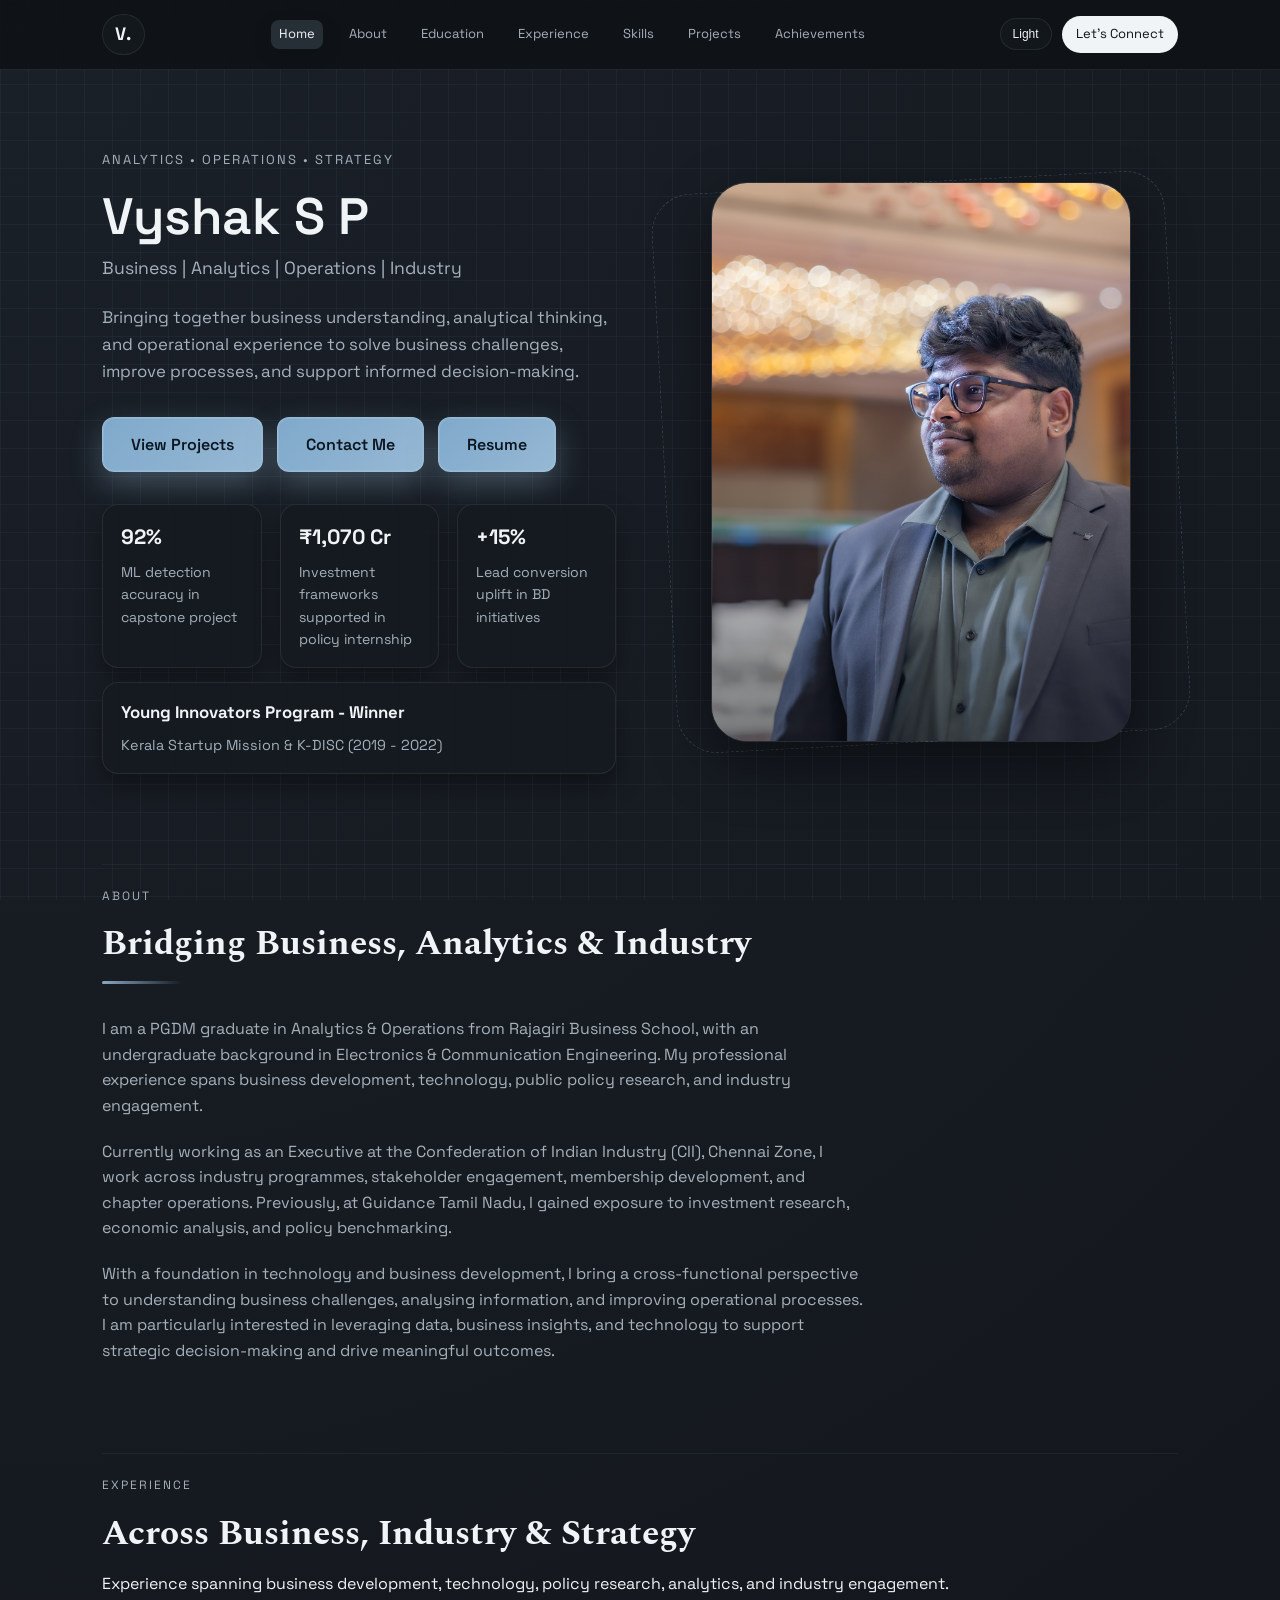
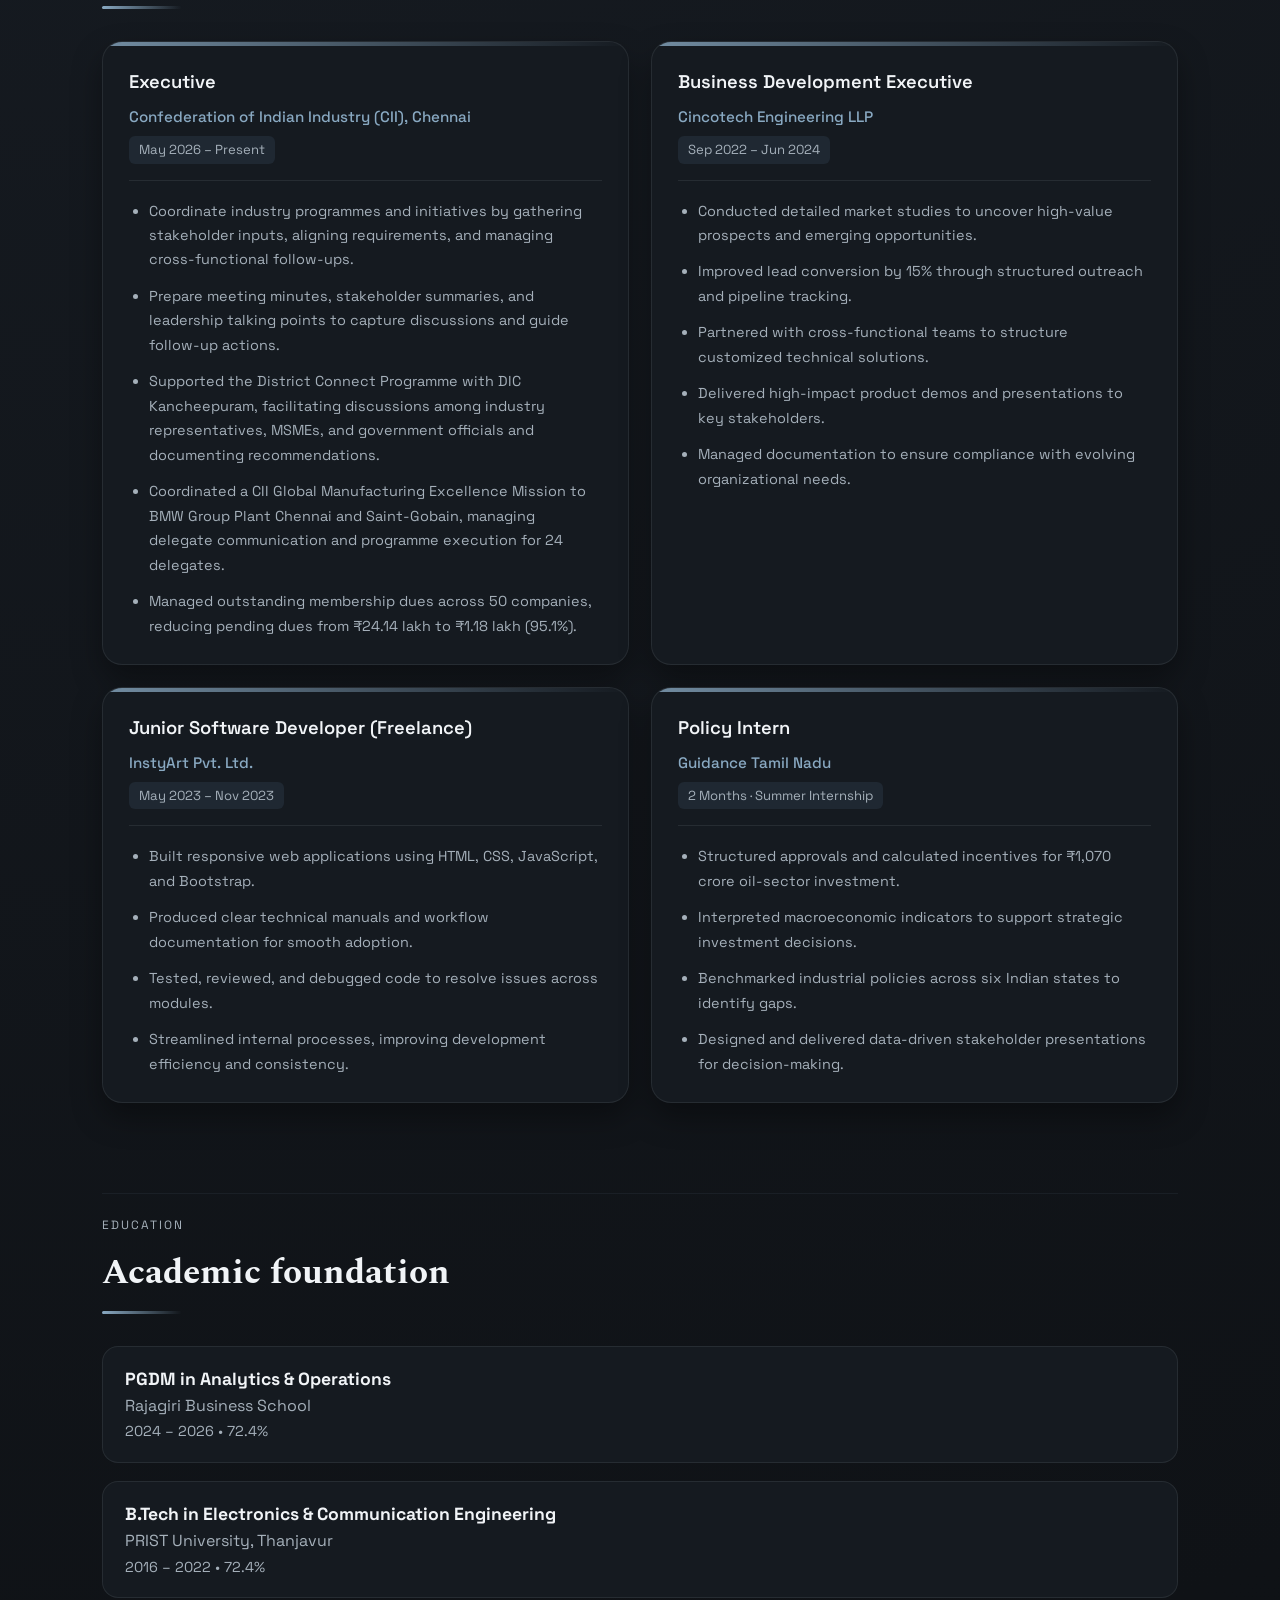
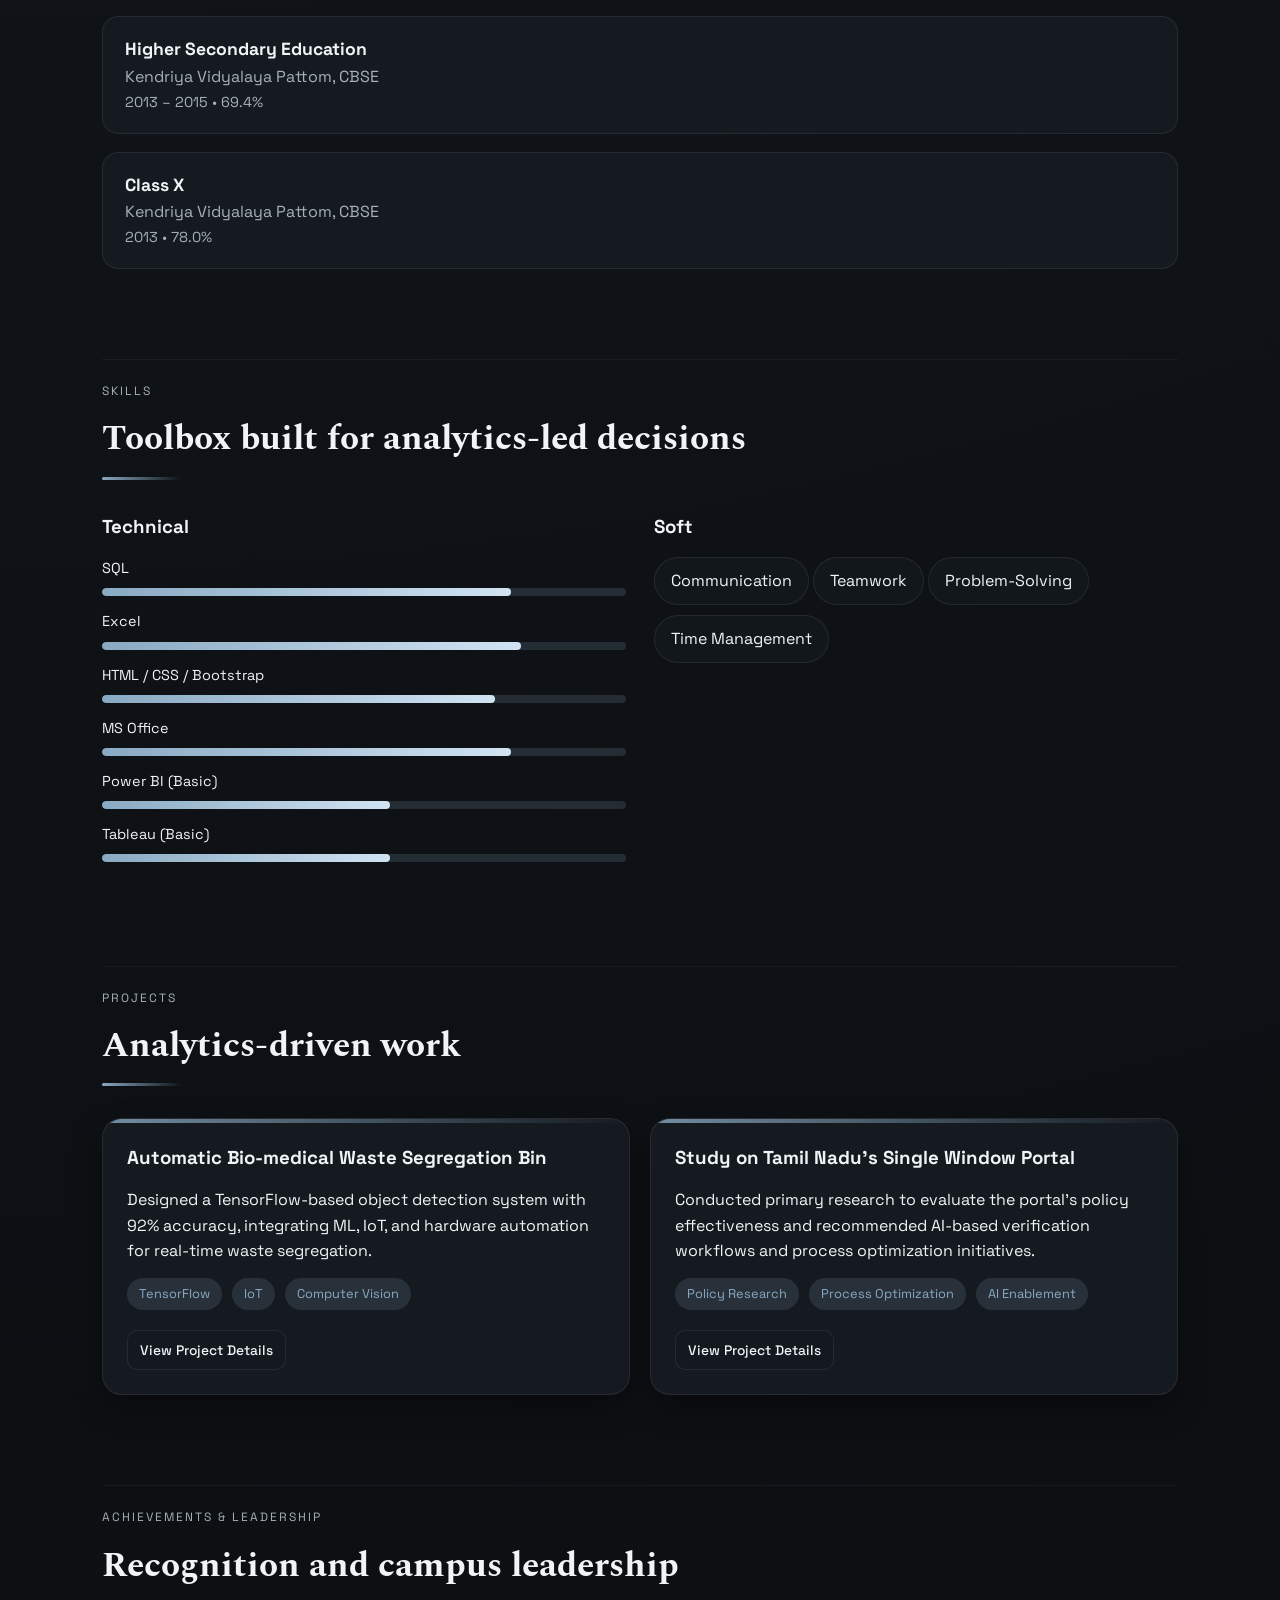
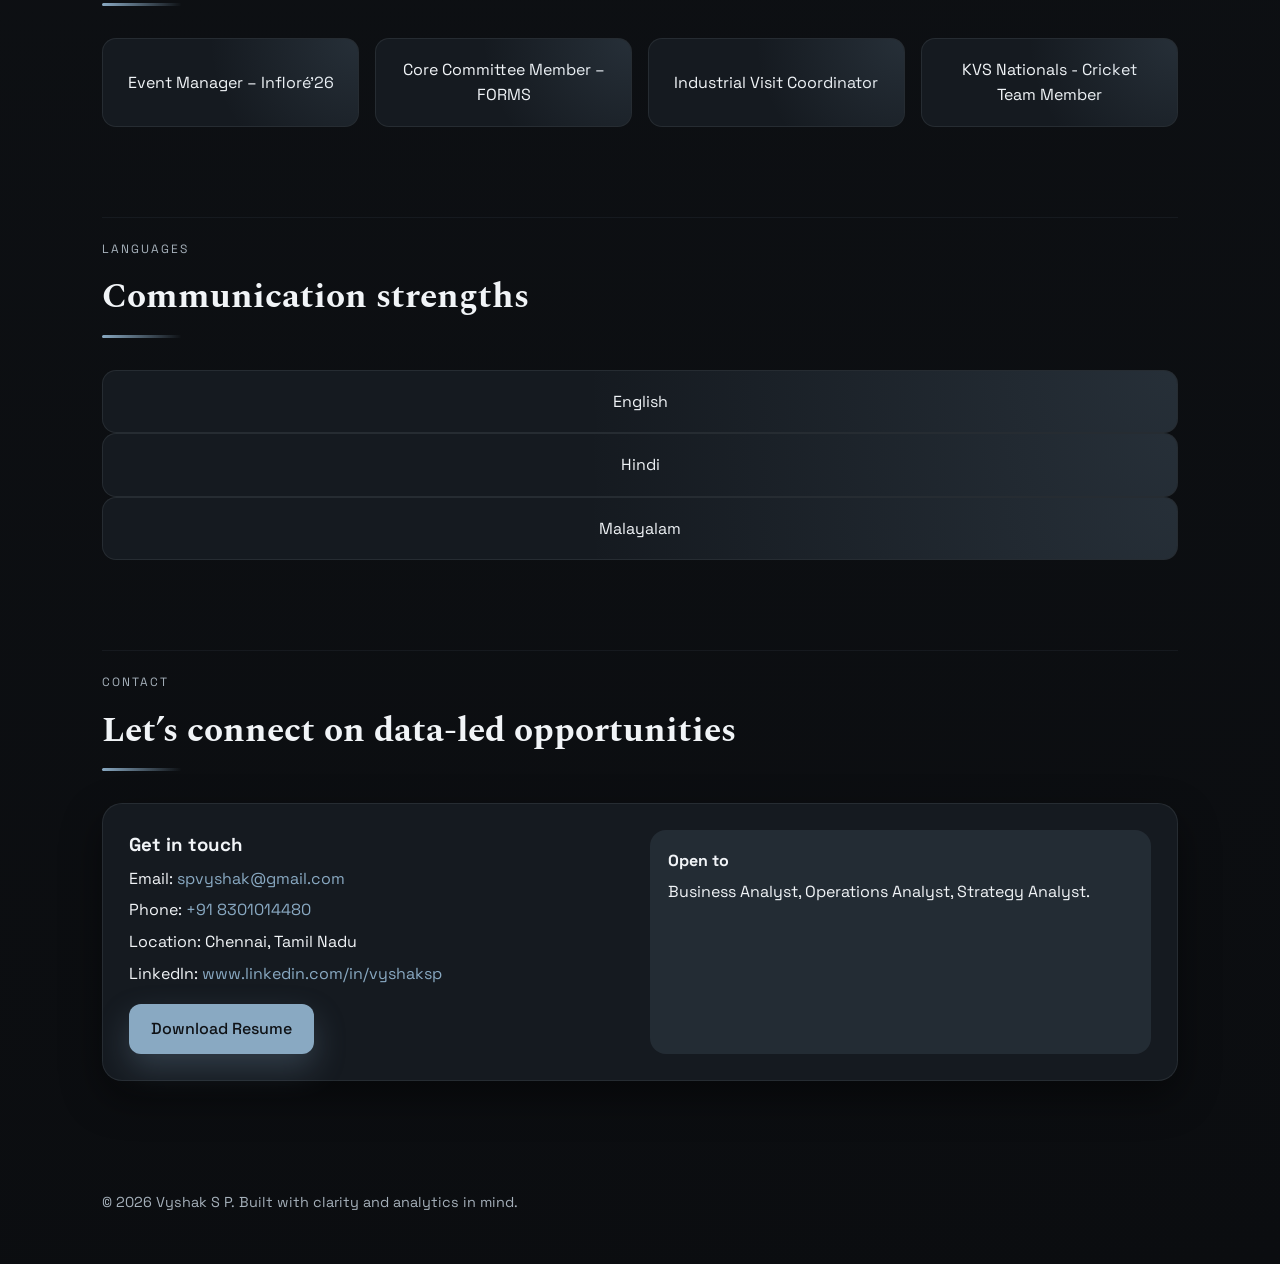
<file: index.html>
<!DOCTYPE html>
<html lang="en">
  <head>
    <meta charset="UTF-8" />
    <meta name="viewport" content="width=device-width, initial-scale=1" />
    <title>Vyshak S P | Analytics & Operations</title>

    <link rel="preconnect" href="https://fonts.googleapis.com" />
    <link rel="preconnect" href="https://fonts.gstatic.com" crossorigin />
    <link
      href="https://fonts.googleapis.com/css2?family=Space+Grotesk:wght@300;400;500;600;700&family=Spectral:wght@400;500;600&display=swap"
      rel="stylesheet"
    />

    <link rel="icon" type="image/svg+xml" href="favicon.svg?v=3" />
    <link rel="icon" type="image/png" href="favicon.png?v=3" />
    <link rel="stylesheet" href="index.css" />
  </head>

  <body>
    <header class="site-header">
      <nav class="navbar">
        <a class="logo" href="#home" aria-label="Back to top">V.</a>

        <button
          id="menu-toggle"
          class="menu-toggle"
          type="button"
          aria-label="Open menu"
          aria-expanded="false"
        >
          <span class="bar"></span>
          <span class="bar"></span>
          <span class="bar"></span>
        </button>

        <div class="nav-links">
          <a href="#home">Home</a>
          <a href="#about">About</a>
          <a href="#education">Education</a>
          <a href="#experience">Experience</a>
          <a href="#skills">Skills</a>
          <a href="#projects">Projects</a>
          <a href="#achievements">Achievements</a>
        </div>

        <div class="nav-actions">
          <button
            id="theme-toggle"
            class="theme-toggle"
            type="button"
            aria-label="Toggle theme"
          >
            Light
          </button>
          <a class="nav-cta" href="#contact">Let’s Connect</a>
        </div>
      </nav>
    </header>

    <main>
      <!-- HERO SECTION -->
      <section id="home" class="hero animate-section">
        <div class="hero-content">
          <p class="eyebrow">Analytics • Operations • Strategy</p>

          <h1>
            Vyshak S P
            <span>Business | Analytics | Operations | Industry</span>
          </h1>

          <p class="tagline">
            Bringing together business understanding, analytical thinking, 
            and operational experience to solve business challenges, improve processes, and support informed decision-making.
          </p>

          <div class="cta-row">
            <a class="primary-btn cta-btn" href="#projects">View Projects</a>
            <a class="ghost-btn cta-btn" href="#contact">Contact Me</a>
            <a class="ghost-btn resume-btn cta-btn" href="resume.pdf" download>
              Resume
            </a>
          </div>

          <div class="hero-metrics">
            <div>
              <h3>92%</h3>
              <p>ML detection accuracy in capstone project</p>
            </div>

            <div>
              <h3>₹1,070 Cr</h3>
              <p>Investment frameworks supported in policy internship</p>
            </div>

            <div>
              <h3>+15%</h3>
              <p>Lead conversion uplift in BD initiatives</p>
            </div>
          </div>

          <div class="hero-metrics hero-recognition">
            <div>
              <h3>Young Innovators Program - Winner</h3>
              <p>Kerala Startup Mission & K-DISC (2019 - 2022)</p>
            </div>
          </div>
        </div>

        <div class="hero-visual">
          <div class="hero-photo">
            <img src="IMGL6422.jpg" alt="Vyshak S P" />
          </div>
          <div class="hero-grid"></div>
        </div>
      </section>

      <!-- ABOUT SECTION -->
      <section id="about" class="section about animate-section">
        <div class="section-title">
          <p>About</p>
          <h2>Bridging Business, Analytics & Industry</h2>
        </div>

        <div class="about-content">
          <p>
            I am a PGDM graduate in Analytics & Operations from Rajagiri Business School, 
            with an undergraduate background in Electronics & Communication Engineering. 
            My professional experience spans business development, technology, public policy research, and industry engagement.
          </p>

          <p>
            Currently working as an Executive at the Confederation of Indian Industry (CII), Chennai Zone, 
            I work across industry programmes, stakeholder engagement, membership development, and chapter operations. 
            Previously, at Guidance Tamil Nadu, I gained exposure to investment research, economic analysis, and policy benchmarking.
          </p>

          <p>
            With a foundation in technology and business development, I bring a cross-functional perspective to understanding business challenges, 
            analysing information, and improving operational processes. I am particularly interested in leveraging data, business insights, 
            and technology to support strategic decision-making and drive meaningful outcomes.
          </p>
        </div>
      </section>

      <!-- EXPERIENCE SECTION -->
      <section id="experience" class="section animate-section">
        <div class="section-title">
          <p>EXPERIENCE</p>
          <h2>Across Business, Industry &amp; Strategy</h2>
          <span>
            Experience spanning business development, technology, policy research,
            analytics, and industry engagement.
          </span>
        </div>

        <div class="cards experience-grid">
          <!-- CII -->
          <article class="card experience-card">
            <div class="experience-header">
              <h3>Executive</h3>

              <div class="experience-meta">
                <p class="experience-company">
                  Confederation of Indian Industry (CII), Chennai
                </p>
                <span class="experience-period">May 2026 – Present</span>
              </div>
            </div>

            <ul>
              <li>
                Coordinate industry programmes and initiatives by gathering
                stakeholder inputs, aligning requirements, and managing
                cross-functional follow-ups.
              </li>
              <li>
                Prepare meeting minutes, stakeholder summaries, and leadership
                talking points to capture discussions and guide follow-up
                actions.
              </li>
              <li>
                Supported the District Connect Programme with DIC Kancheepuram,
                facilitating discussions among industry representatives,
                MSMEs, and government officials and documenting recommendations.
              </li>
              <li>
                Coordinated a CII Global Manufacturing Excellence Mission to
                BMW Group Plant Chennai and Saint-Gobain, managing delegate
                communication and programme execution for 24 delegates.
              </li>
              <li>
                Managed outstanding membership dues across 50 companies,
                reducing pending dues from ₹24.14 lakh to ₹1.18 lakh (95.1%).
              </li>
            </ul>
          </article>

          <!-- CINCOTECH -->
          <article class="card experience-card">
            <div class="experience-header">
              <h3>Business Development Executive</h3>

              <div class="experience-meta">
                <p class="experience-company">Cincotech Engineering LLP</p>
                <span class="experience-period">Sep 2022 – Jun 2024</span>
              </div>
            </div>

            <ul>
              <li>
                Conducted detailed market studies to uncover high-value
                prospects and emerging opportunities.
              </li>
              <li>
                Improved lead conversion by 15% through structured outreach
                and pipeline tracking.
              </li>
              <li>
                Partnered with cross-functional teams to structure customized
                technical solutions.
              </li>
              <li>
                Delivered high-impact product demos and presentations to key
                stakeholders.
              </li>
              <li>
                Managed documentation to ensure compliance with evolving
                organizational needs.
              </li>
            </ul>
          </article>

          <!-- INSTYART -->
          <article class="card experience-card">
            <div class="experience-header">
              <h3>Junior Software Developer (Freelance)</h3>

              <div class="experience-meta">
                <p class="experience-company">InstyArt Pvt. Ltd.</p>
                <span class="experience-period">May 2023 – Nov 2023</span>
              </div>
            </div>

            <ul>
              <li>
                Built responsive web applications using HTML, CSS,
                JavaScript, and Bootstrap.
              </li>
              <li>
                Produced clear technical manuals and workflow documentation
                for smooth adoption.
              </li>
              <li>
                Tested, reviewed, and debugged code to resolve issues across
                modules.
              </li>
              <li>
                Streamlined internal processes, improving development
                efficiency and consistency.
              </li>
            </ul>
          </article>

          <!-- GUIDANCE TAMIL NADU -->
          <article class="card experience-card">
            <div class="experience-header">
              <h3>Policy Intern</h3>

              <div class="experience-meta">
                <p class="experience-company">Guidance Tamil Nadu</p>
                <span class="experience-period">
                  2 Months · Summer Internship
                </span>
              </div>
            </div>

            <ul>
              <li>
                Structured approvals and calculated incentives for ₹1,070
                crore oil-sector investment.
              </li>
              <li>
                Interpreted macroeconomic indicators to support strategic
                investment decisions.
              </li>
              <li>
                Benchmarked industrial policies across six Indian states to
                identify gaps.
              </li>
              <li>
                Designed and delivered data-driven stakeholder presentations
                for decision-making.
              </li>
            </ul>
          </article>
        </div>
      </section>


      
      <!-- EDUCATION SECTION -->
      <section id="education" class="section animate-section">
        <div class="section-title">
          <p>Education</p>
          <h2>Academic foundation</h2>
        </div>

        <div class="timeline">
          <div class="timeline-item">
            <h3>PGDM in Analytics & Operations</h3>
            <p>Rajagiri Business School</p>
            <span>2024 – 2026 • 72.4%</span>
          </div>

          <div class="timeline-item">
            <h3>B.Tech in Electronics & Communication Engineering</h3>
            <p>PRIST University, Thanjavur</p>
            <span>2016 – 2022 • 72.4%</span>
          </div>

          <div class="timeline-item">
            <h3>Higher Secondary Education</h3>
            <p>Kendriya Vidyalaya Pattom, CBSE</p>
            <span>2013 – 2015 • 69.4%</span>
          </div>

          <div class="timeline-item">
            <h3>Class X</h3>
            <p>Kendriya Vidyalaya Pattom, CBSE</p>
            <span>2013 • 78.0%</span>
          </div>
        </div>
      </section>

            <!-- SKILLS SECTION -->
      <section id="skills" class="section skills animate-section">
        <div class="section-title">
          <p>Skills</p>
          <h2>Toolbox built for analytics-led decisions</h2>
        </div>

        <div class="skills-grid">
          <div class="skill-group">
            <h3>Technical</h3>

            <div class="skill">
              <span>SQL</span>
              <div class="bar"><span style="width: 78%"></span></div>
            </div>

            <div class="skill">
              <span>Excel</span>
              <div class="bar"><span style="width: 80%"></span></div>
            </div>

            <div class="skill">
              <span>HTML / CSS / Bootstrap</span>
              <div class="bar"><span style="width: 75%"></span></div>
            </div>

            <div class="skill">
              <span>MS Office</span>
              <div class="bar"><span style="width: 78%"></span></div>
            </div>

            <div class="skill">
              <span>Power BI (Basic)</span>
              <div class="bar"><span style="width: 55%"></span></div>
            </div>

            <div class="skill">
              <span>Tableau (Basic)</span>
              <div class="bar"><span style="width: 55%"></span></div>
            </div>
          </div>

          <div class="skill-group">
            <h3>Soft</h3>
            <div class="skill-chip">Communication</div>
            <div class="skill-chip">Teamwork</div>
            <div class="skill-chip">Problem-Solving</div>
            <div class="skill-chip">Time Management</div>
          </div>
        </div>
      </section>

      <!-- PROJECTS SECTION -->
      <section id="projects" class="section animate-section">
        <div class="section-title">
          <p>Projects</p>
          <h2>Analytics-driven work</h2>
        </div>

        <div class="cards">
          <article class="card highlight">
            <h3>Automatic Bio-medical Waste Segregation Bin</h3>

            <p>
              Designed a TensorFlow-based object detection system with 92%
              accuracy, integrating ML, IoT, and hardware automation for
              real-time waste segregation.
            </p>

            <div class="tags">
              <span>TensorFlow</span>
              <span>IoT</span>
              <span>Computer Vision</span>
            </div>

            <a class="project-link" href="project-biomedical-waste.html">
              View Project Details
            </a>
          </article>

          <article class="card">
            <h3>Study on Tamil Nadu’s Single Window Portal</h3>

            <p>
              Conducted primary research to evaluate the portal’s policy
              effectiveness and recommended AI-based verification workflows
              and process optimization initiatives.
            </p>

            <div class="tags">
              <span>Policy Research</span>
              <span>Process Optimization</span>
              <span>AI Enablement</span>
            </div>

            <a class="project-link" href="project-single-window-portal.html">
              View Project Details
            </a>
          </article>
        </div>
      </section>

      <!-- ACHIEVEMENTS SECTION -->
      <section id="achievements" class="section achievements animate-section">
        <div class="section-title">
          <p>Achievements & Leadership</p>
          <h2>Recognition and campus leadership</h2>
        </div>

        <div class="achievement-grid">
          <div class="achievement">Event Manager – Infloré’26</div>
          <div class="achievement">Core Committee Member – FORMS</div>
          <div class="achievement">Industrial Visit Coordinator</div>
          <div class="achievement">KVS Nationals - Cricket Team Member</div>
        </div>
      </section>

      <!-- LANGUAGES SECTION -->
      <section id="languages" class="section animate-section">
        <div class="section-title">
          <p>Languages</p>
          <h2>Communication strengths</h2>
        </div>

        <div class="achievement-grid">
          <div class="achievement">English</div>
          <div class="achievement">Hindi</div>
          <div class="achievement">Malayalam</div>
        </div>
      </section>

      <!-- CONTACT SECTION -->
      <section id="contact" class="section contact animate-section">
        <div class="section-title">
          <p>Contact</p>
          <h2>Let’s connect on data-led opportunities</h2>
        </div>

        <div class="contact-card">
          <div>
            <h3>Get in touch</h3>

            <p>
              Email:
              <a href="mailto:spvyshak@gmail.com">spvyshak@gmail.com</a>
            </p>

            <p>
              Phone:
              <a href="tel:+918301014480">+91 8301014480</a>
            </p>

            <p>Location: Chennai, Tamil Nadu</p>

            <p>
              LinkedIn:
              <a
                href="https://www.linkedin.com/in/vyshaksp"
                aria-label="LinkedIn profile"
              >
                www.linkedin.com/in/vyshaksp
              </a>
            </p>

            <p>
              <a class="primary-btn download-btn" href="resume.pdf" download>
                Download Resume
              </a>
            </p>
          </div>

          <div class="contact-note">
            <h4>Open to</h4>
            <p>
              Business Analyst, Operations Analyst, Strategy Analyst.
            </p>
          </div>
        </div>
      </section>
    </main>

    <footer class="site-footer">
      <p>© 2026 Vyshak S P. Built with clarity and analytics in mind.</p>
    </footer>

    <script src="index.js"></script>
  </body>
</html>
</file>
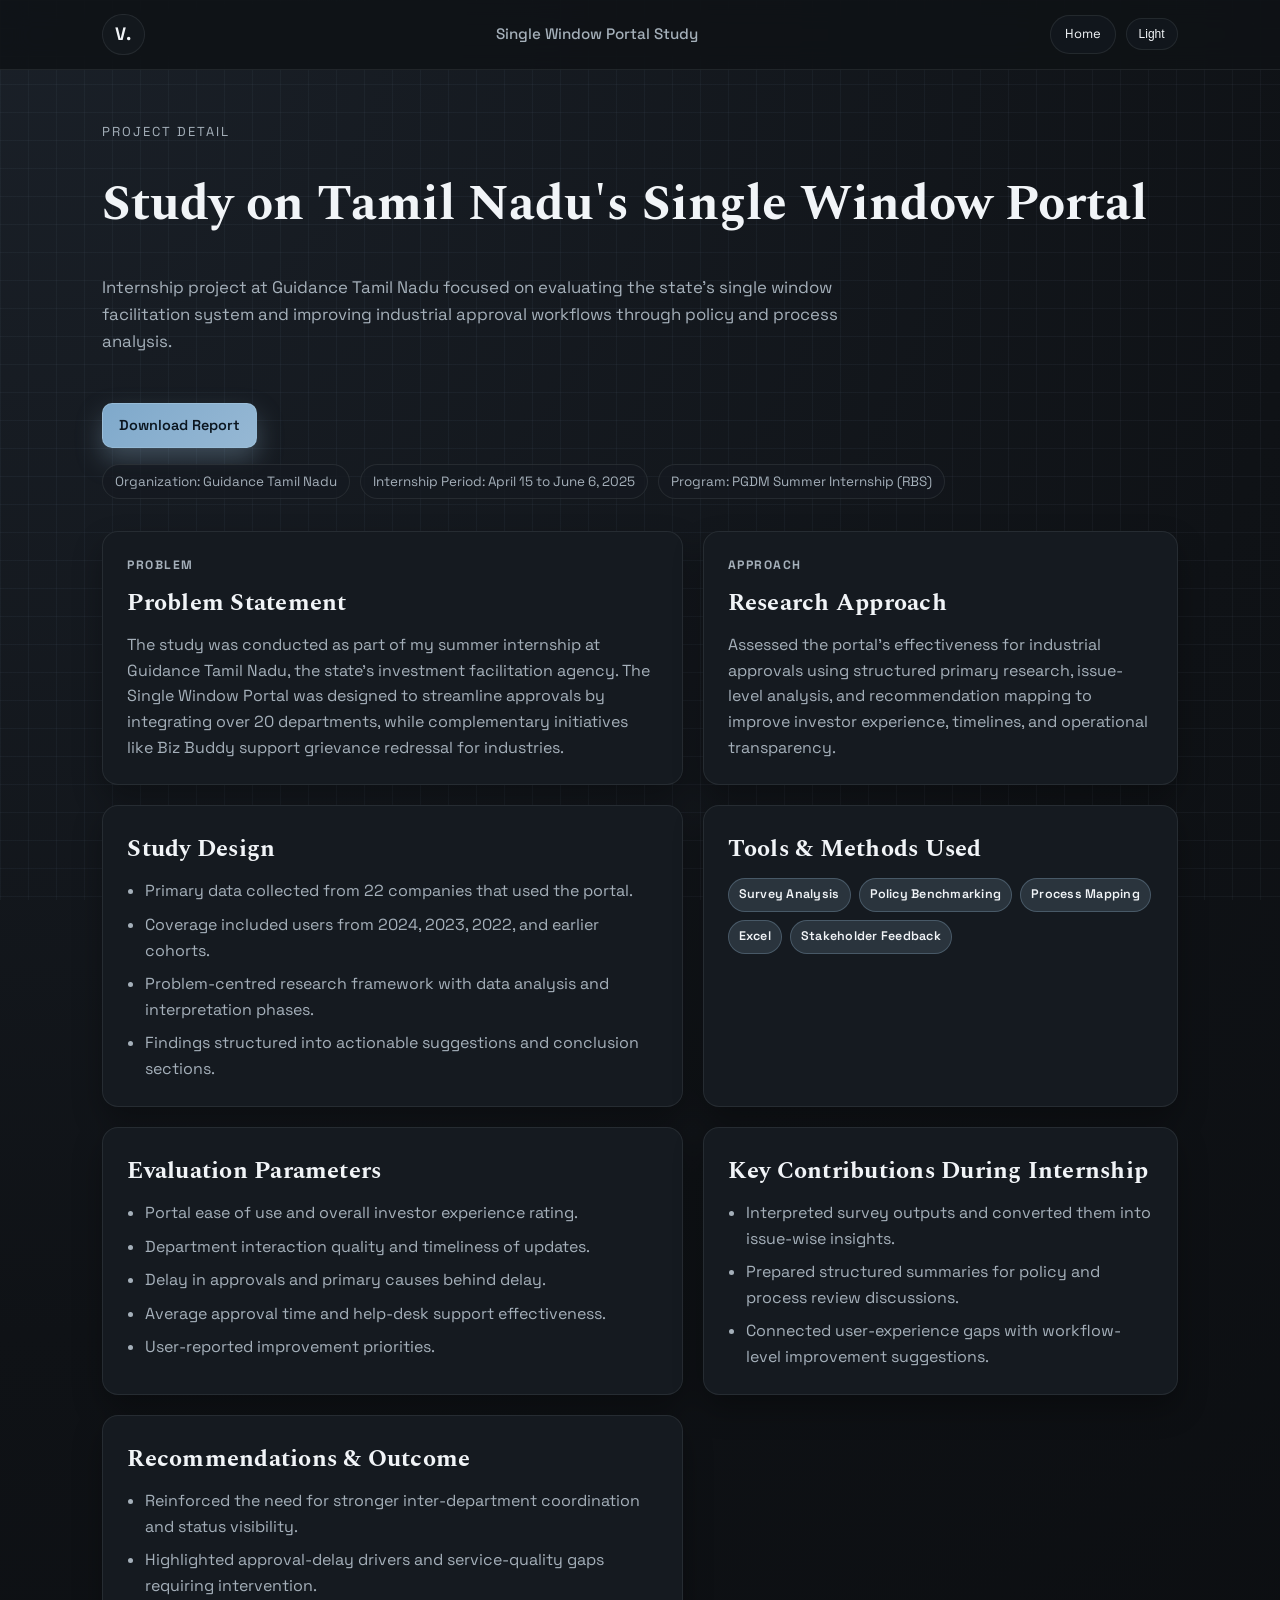
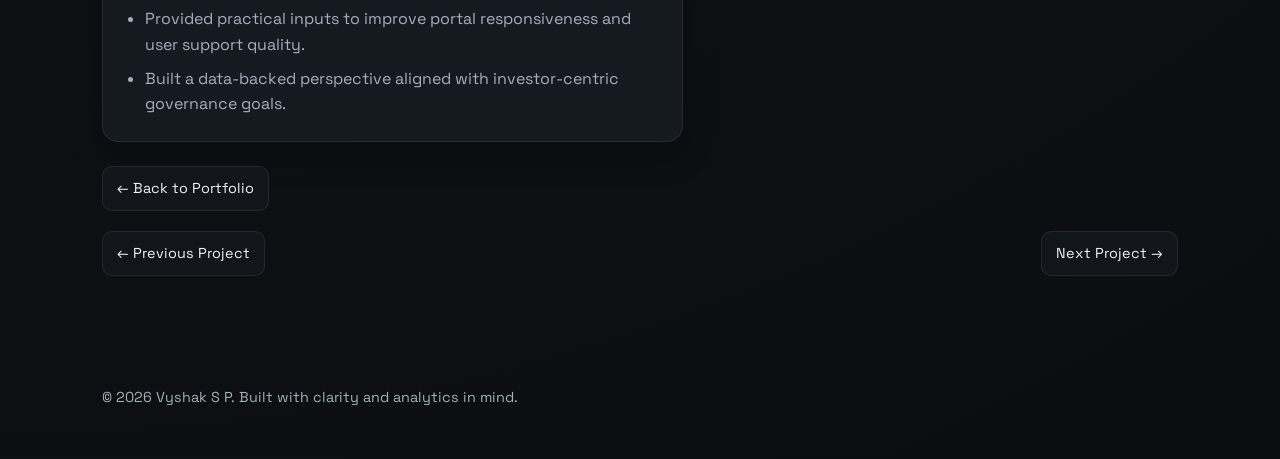
<file: project-single-window-portal.html>
<!DOCTYPE html>
<html lang="en">
  <head>
    <meta charset="UTF-8" />
    <meta name="viewport" content="width=device-width, initial-scale=1" />
    <title>Study on Tamil Nadu Single Window Portal | Vyshak S P</title>
    <link rel="preconnect" href="https://fonts.googleapis.com" />
    <link rel="preconnect" href="https://fonts.gstatic.com" crossorigin />
    <link
      href="https://fonts.googleapis.com/css2?family=Space+Grotesk:wght@300;400;500;600;700&family=Spectral:wght@400;500;600&display=swap"
      rel="stylesheet"
    />
    <link rel="icon" type="image/svg+xml" href="favicon.svg?v=3" />
    <link rel="icon" type="image/png" href="favicon.png?v=3" />
    <link rel="stylesheet" href="project-single-window-portal.css" />
  </head>
  <body>
    <header class="site-header">
      <nav class="navbar">
        <a class="logo" href="index.html#projects" aria-label="Back to projects">V.</a>
        <span class="project-nav-title">Single Window Portal Study</span>
        <div class="project-nav-actions">
          <a class="project-home-btn" href="index.html#home">Home</a>
          <button id="theme-toggle" class="theme-toggle" type="button" aria-label="Toggle theme">Light</button>
        </div>
      </nav>
    </header>

    <main>
      <section class="project-header">
        <p class="eyebrow">Project Detail</p>
        <h1>Study on Tamil Nadu's Single Window Portal</h1>
        <p class="tagline">
          Internship project at Guidance Tamil Nadu focused on evaluating the state's single window
          facilitation system and improving industrial approval workflows through policy and process analysis.
        </p>
        <div class="project-header-actions">
          <a class="report-btn" href="swp-report.pdf" download>Download Report</a>
        </div>
        <div class="project-meta">
          <span>Organization: Guidance Tamil Nadu</span>
          <span>Internship Period: April 15 to June 6, 2025</span>
          <span>Program: PGDM Summer Internship (RBS)</span>
        </div>
      </section>

      <section class="project-grid">
        <article class="project-panel">
          <p class="panel-label">Problem</p>
          <h2>Problem Statement</h2>
          <p>
            The study was conducted as part of my summer internship at Guidance Tamil Nadu, the state's
            investment facilitation agency. The Single Window Portal was designed to streamline approvals
            by integrating over 20 departments, while complementary initiatives like Biz Buddy support
            grievance redressal for industries.
          </p>
        </article>

        <article class="project-panel">
          <p class="panel-label">Approach</p>
          <h2>Research Approach</h2>
          <p>
            Assessed the portal's effectiveness for industrial approvals using structured primary research,
            issue-level analysis, and recommendation mapping to improve investor experience, timelines,
            and operational transparency.
          </p>
        </article>

        <article class="project-panel">
          <h2>Study Design</h2>
          <ul>
            <li>Primary data collected from 22 companies that used the portal.</li>
            <li>Coverage included users from 2024, 2023, 2022, and earlier cohorts.</li>
            <li>Problem-centred research framework with data analysis and interpretation phases.</li>
            <li>Findings structured into actionable suggestions and conclusion sections.</li>
          </ul>
        </article>

        <article class="project-panel">
          <h2>Tools & Methods Used</h2>
          <div class="tool-stack" aria-label="Tools and methods used">
            <span class="tool-chip">Survey Analysis</span>
            <span class="tool-chip">Policy Benchmarking</span>
            <span class="tool-chip">Process Mapping</span>
            <span class="tool-chip">Excel</span>
            <span class="tool-chip">Stakeholder Feedback</span>
          </div>
        </article>

        <article class="project-panel">
          <h2>Evaluation Parameters</h2>
          <ul>
            <li>Portal ease of use and overall investor experience rating.</li>
            <li>Department interaction quality and timeliness of updates.</li>
            <li>Delay in approvals and primary causes behind delay.</li>
            <li>Average approval time and help-desk support effectiveness.</li>
            <li>User-reported improvement priorities.</li>
          </ul>
        </article>

        <article class="project-panel">
          <h2>Key Contributions During Internship</h2>
          <ul>
            <li>Interpreted survey outputs and converted them into issue-wise insights.</li>
            <li>Prepared structured summaries for policy and process review discussions.</li>
            <li>Connected user-experience gaps with workflow-level improvement suggestions.</li>
          </ul>
        </article>

        <article class="project-panel">
          <h2>Recommendations & Outcome</h2>
          <ul>
            <li>Reinforced the need for stronger inter-department coordination and status visibility.</li>
            <li>Highlighted approval-delay drivers and service-quality gaps requiring intervention.</li>
            <li>Provided practical inputs to improve portal responsiveness and user support quality.</li>
            <li>Built a data-backed perspective aligned with investor-centric governance goals.</li>
          </ul>
        </article>
      </section>

      <a class="back-link" href="index.html#projects">&#8592; Back to Portfolio</a>
      <div class="project-pager">
        <a class="pager-btn" href="project-biomedical-waste.html">&#8592; Previous Project</a>
        <a class="pager-btn" href="index.html#projects">Next Project &#8594;</a>
      </div>
    </main>
    <footer class="site-footer">
      <p>© 2026 Vyshak S P. Built with clarity and analytics in mind.</p>
    </footer>
    <script src="project-single-window-portal.js"></script>
  </body>
</html>
</file>
<file: index.css>
:root {
  color-scheme: dark;
  --bg: #0f1216;
  --surface: #151a20;
  --ink: #f1f4f7;
  --muted: #a5b0ba;
  --accent: #89a9c2;
  --accent-soft: #1f2832;
  --line: rgba(241, 244, 247, 0.08);
  --shadow: 0 22px 60px rgba(0, 0, 0, 0.45);
  --radius: 20px;
}

* {
  box-sizing: border-box;
  margin: 0;
  padding: 0;
}

html {
  scroll-padding-top: 40px;
}

body {
  font-family: "Space Grotesk", sans-serif;
  background: radial-gradient(
    circle at top left,
    #1a2028 0%,
    #0f1216 55%,
    #0b0d10 100%
  );
  color: var(--ink);
  line-height: 1.6;
}

body::before {
  content: "";
  position: fixed;
  inset: 0;
  background-image:
    linear-gradient(rgba(137, 169, 194, 0.06) 1px, transparent 1px),
    linear-gradient(90deg, rgba(137, 169, 194, 0.06) 1px, transparent 1px);
  background-size: 28px 28px;
  pointer-events: none;
  z-index: -1;
}

a {
  color: inherit;
  text-decoration: none;
}

img {
  max-width: 100%;
  height: auto;
}

/* HEADER AND NAVIGATION */

.site-header {
  position: sticky;
  top: 0;
  z-index: 10;
  background: rgba(15, 18, 22, 0.85);
  backdrop-filter: blur(14px);
  border-bottom: 1px solid var(--line);
}

.navbar {
  display: flex;
  align-items: center;
  justify-content: space-between;
  padding: 14px 8vw;
  gap: 16px;
}

.logo {
  font-weight: 700;
  font-size: 18px;
  letter-spacing: 1px;
  padding: 5px 12px;
  border: 1px solid var(--line);
  border-radius: 999px;
  background: rgba(21, 26, 32, 0.9);
}

.nav-actions {
  display: flex;
  align-items: center;
  gap: 10px;
}

.nav-links {
  display: flex;
  gap: 18px;
  font-size: 13px;
  color: var(--muted);
}

.nav-links a {
  padding: 4px 8px;
  border-radius: 8px;
  transition: color 0.2s ease;
}

.nav-links a:hover {
  color: var(--ink);
}

.nav-links a.is-active {
  color: var(--ink);
  background: rgba(137, 169, 194, 0.18);
  box-shadow: 0 6px 18px rgba(0, 0, 0, 0.18);
}

.nav-cta {
  padding: 8px 14px;
  border-radius: 999px;
  background: #f1f4f7;
  color: #0f1216;
  font-size: 13px;
}

.nav-cta.is-active {
  box-shadow:
    0 0 0 2px rgba(137, 169, 194, 0.45),
    0 8px 20px rgba(0, 0, 0, 0.3);
}

.menu-toggle {
  display: none;
  width: 42px;
  height: 42px;
  border-radius: 12px;
  border: 1px solid var(--line);
  background: rgba(21, 26, 32, 0.7);
  color: var(--ink);
  padding: 0;
  cursor: pointer;
  align-items: center;
  justify-content: center;
  flex-direction: column;
  gap: 5px;
}

.menu-toggle .bar {
  width: 18px;
  height: 2px;
  border-radius: 99px;
  background: currentColor;
  transition: transform 0.2s ease, opacity 0.2s ease;
}

.navbar.menu-open .menu-toggle .bar:nth-child(1) {
  transform: translateY(7px) rotate(45deg);
}

.navbar.menu-open .menu-toggle .bar:nth-child(2) {
  opacity: 0;
}

.navbar.menu-open .menu-toggle .bar:nth-child(3) {
  transform: translateY(-7px) rotate(-45deg);
}

.theme-toggle {
  padding: 8px 12px;
  border-radius: 999px;
  border: 1px solid var(--line);
  background: rgba(21, 26, 32, 0.7);
  color: var(--ink);
  font-size: 12px;
  cursor: pointer;
}

/* MAIN CONTENT */

main {
  padding: 40px 8vw 80px;
}

/* HERO SECTION */

.hero {
  grid-template-columns: repeat(2, minmax(0, 1fr));
  gap: 48px;
  align-items: center;
  min-height: 70vh;
  padding-top: 40px;
  display: grid;
}

.eyebrow {
  font-size: 13px;
  text-transform: uppercase;
  letter-spacing: 2px;
  color: var(--muted);
  margin-bottom: 18px;
}

.hero h1 {
  font-size: clamp(2.6rem, 4vw, 3.8rem);
  line-height: 1.1;
  font-weight: 600;
}

.hero h1 span {
  display: block;
  font-size: 1.1rem;
  font-weight: 400;
  color: var(--muted);
  margin-top: 14px;
}

.tagline {
  margin: 26px 0 32px;
  font-size: 1.05rem;
  color: var(--muted);
  max-width: 520px;
}

.cta-row {
  display: flex;
  gap: 14px;
  margin-bottom: 32px;
}

.primary-btn,
.ghost-btn {
  padding: 12px 22px;
  border-radius: 12px;
  font-weight: 500;
  transition: transform 0.2s ease, box-shadow 0.2s ease;
}

.primary-btn {
  background: var(--accent);
  color: #0f1216;
  box-shadow: 0 14px 32px rgba(137, 169, 194, 0.25);
}

.primary-btn:hover,
.ghost-btn:hover {
  transform: translateY(-2px);
}

.ghost-btn {
  border: 1px solid var(--line);
  background: rgba(21, 26, 32, 0.7);
  color: var(--ink);
}

.resume-btn {
  background: linear-gradient(135deg, #7fa9cb, #96b8d4);
  border: 1px solid rgba(165, 198, 222, 0.6);
  color: #0b1620;
  padding: 14px 28px;
  box-shadow:
    0 12px 30px rgba(137, 169, 194, 0.35),
    0 0 0 1px rgba(172, 205, 228, 0.2) inset;
}

.resume-btn:hover {
  box-shadow:
    0 16px 34px rgba(137, 169, 194, 0.48),
    0 0 20px rgba(137, 169, 194, 0.35);
}

.hero .cta-row .cta-btn {
  background: linear-gradient(135deg, #7fa9cb, #96b8d4);
  border: 1px solid rgba(165, 198, 222, 0.62);
  color: #0b1620;
  padding: 14px 28px;
  border-radius: 12px;
  font-weight: 600;
  box-shadow:
    0 12px 30px rgba(137, 169, 194, 0.36),
    0 0 0 1px rgba(172, 205, 228, 0.22) inset;
}

.hero .cta-row .cta-btn:hover {
  transform: translateY(-2px);
  box-shadow:
    0 16px 34px rgba(137, 169, 194, 0.5),
    0 0 20px rgba(137, 169, 194, 0.35);
}

/* HERO METRICS */

.hero-metrics {
  display: grid;
  grid-template-columns: repeat(3, minmax(0, 1fr));
  gap: 18px;
  margin-top: 24px;
}

.hero-metrics > div {
  padding: 16px 18px;
  border-radius: 16px;
  background: rgba(21, 26, 32, 0.85);
  border: 1px solid var(--line);
  box-shadow: 0 12px 26px rgba(0, 0, 0, 0.35);
}

.hero-metrics h3 {
  font-size: 1.3rem;
  margin-bottom: 6px;
}

.hero-metrics p {
  font-size: 0.88rem;
  color: var(--muted);
}

.hero-recognition {
  margin-top: 14px;
  grid-template-columns: 1fr;
}

.hero-recognition > div {
  grid-column: 1 / -1;
}

.hero-recognition h3 {
  font-size: 1.05rem;
  margin-bottom: 8px;
}

.hero-recognition p {
  font-size: 0.9rem;
}

/* HERO IMAGE */

.hero-visual {
  position: relative;
  display: grid;
  place-items: center;
}

.hero-photo {
  width: min(420px, 90%);
  aspect-ratio: 3 / 4;
  border-radius: 36px;
  overflow: hidden;
  position: relative;
  z-index: 1;
  box-shadow: var(--shadow);
  border: 1px solid var(--line);
  animation: float 6s ease-in-out infinite;
}

.hero-photo::after {
  content: "";
  position: absolute;
  inset: 0;
  background: linear-gradient(
    180deg,
    rgba(15, 18, 22, 0) 35%,
    rgba(15, 18, 22, 0.55) 100%
  );
  pointer-events: none;
}

.hero-photo img {
  width: 100%;
  height: 100%;
  object-fit: cover;
  display: block;
  filter: saturate(1.05);
}

.hero-grid {
  position: absolute;
  inset: 0;
  border-radius: 40px;
  border: 1px dashed rgba(137, 169, 194, 0.25);
  transform: rotate(-3deg);
}

/* GENERAL SECTIONS */

.section {
  margin-top: 90px;
  padding-top: 22px;
  border-top: 1px solid rgba(137, 169, 194, 0.08);
}

section[id] {
  scroll-margin-top: 40px;
}

.section-title {
  display: flex;
  flex-direction: column;
  gap: 10px;
  margin-bottom: 32px;
  position: relative;
}

.section-title p {
  text-transform: uppercase;
  letter-spacing: 2px;
  font-size: 12px;
  color: var(--muted);
}

.section-title h2 {
  font-family: "Spectral", serif;
  font-size: clamp(1.8rem, 2.7vw, 2.5rem);
}

.section-title::after {
  content: "";
  width: 80px;
  height: 3px;
  border-radius: 999px;
  background: linear-gradient(90deg, var(--accent), transparent);
}

/* ABOUT SECTION */

.about-content {
  display: grid;
  gap: 20px;
  max-width: 760px;
  color: var(--muted);
}

/* EDUCATION SECTION */

.timeline {
  display: grid;
  gap: 18px;
}

.timeline-item {
  padding: 18px 22px;
  border-radius: 16px;
  background: var(--surface);
  border: 1px solid var(--line);
}

.timeline-item h3 {
  font-size: 1.1rem;
}

.timeline-item p {
  color: var(--muted);
}

.timeline-item span {
  font-size: 0.9rem;
  color: var(--muted);
}

/* GENERAL CARDS */

.cards {
  display: grid;
  grid-template-columns: repeat(auto-fit, minmax(240px, 1fr));
  gap: 20px;
}

.card {
  background: var(--surface);
  padding: 24px;
  border-radius: var(--radius);
  border: 1px solid var(--line);
  box-shadow: 0 14px 30px rgba(0, 0, 0, 0.35);
  display: grid;
  gap: 14px;
  transition: transform 0.25s ease, box-shadow 0.25s ease;
  position: relative;
  overflow: hidden;
}

.card.highlight {
  border-color: var(--line);
}

.card::before {
  content: "";
  position: absolute;
  top: 0;
  left: 0;
  width: 100%;
  height: 4px;
  background: linear-gradient(
    90deg,
    rgba(137, 169, 194, 0.8),
    transparent
  );
}

.card:hover {
  transform: translateY(-6px);
  box-shadow: 0 22px 40px rgba(0, 0, 0, 0.4);
}

.card-subtitle {
  color: var(--muted);
  font-size: 0.95rem;
}

.card ul {
  display: grid;
  gap: 10px;
  padding-left: 18px;
  color: var(--muted);
}

/* EXPERIENCE SECTION */

#experience .experience-grid {
  grid-template-columns: repeat(2, minmax(0, 1fr));
  align-items: stretch;
  gap: 22px;
}

#experience .experience-card {
  display: flex;
  flex-direction: column;
  align-items: stretch;
  gap: 18px;
  height: 100%;
  min-width: 0;
  padding: 26px;
}

.experience-header {
  display: flex;
  flex-direction: column;
  align-items: flex-start;
  gap: 10px;
  padding-bottom: 16px;
  border-bottom: 1px solid var(--line);
}

.experience-header h3 {
  font-family: "Space Grotesk", sans-serif;
  font-size: 1.15rem;
  font-weight: 600;
  line-height: 1.5;
  color: var(--ink);
  margin: 0;
}

.experience-meta {
  display: flex;
  flex-direction: column;
  align-items: flex-start;
  gap: 7px;
}

.experience-company {
  font-family: "Space Grotesk", sans-serif;
  font-size: 0.95rem;
  font-weight: 500;
  line-height: 1.5;
  color: var(--accent);
  margin: 0;
}

.experience-period {
  display: inline-block;
  font-family: "Space Grotesk", sans-serif;
  font-size: 0.82rem;
  font-weight: 400;
  line-height: 1.5;
  color: var(--muted);
  background: var(--accent-soft);
  padding: 4px 10px;
  border-radius: 6px;
}

#experience .experience-card ul {
  display: flex;
  flex-direction: column;
  gap: 12px;
  padding-left: 20px;
  margin: 0;
  color: var(--muted);
}

#experience .experience-card ul li {
  font-family: "Space Grotesk", sans-serif;
  font-size: 0.9rem;
  font-weight: 400;
  line-height: 1.7;
  color: var(--muted);
}

/* SKILLS SECTION */

.skills-grid {
  display: grid;
  grid-template-columns: repeat(auto-fit, minmax(260px, 1fr));
  gap: 28px;
}

.skill-group h3 {
  margin-bottom: 16px;
}

.skill {
  display: grid;
  gap: 8px;
  margin-bottom: 14px;
}

.skill span {
  font-size: 0.9rem;
}

.bar {
  width: 100%;
  height: 8px;
  border-radius: 999px;
  background: rgba(137, 169, 194, 0.18);
  overflow: hidden;
}

.bar span {
  display: block;
  height: 100%;
  background: linear-gradient(90deg, #89a9c2, #d0e3f3);
  border-radius: 999px;
}

.skill-chip {
  padding: 10px 16px;
  border-radius: 999px;
  border: 1px solid var(--line);
  background: rgba(21, 26, 32, 0.7);
  margin-bottom: 10px;
  display: inline-flex;
  align-items: center;
}

/* PROJECTS SECTION */

.tags {
  display: flex;
  gap: 10px;
  flex-wrap: wrap;
}

.tags span {
  background: rgba(137, 169, 194, 0.16);
  color: var(--accent);
  padding: 6px 12px;
  border-radius: 999px;
  font-size: 0.8rem;
}

.project-link {
  display: inline-flex;
  justify-content: center;
  align-items: center;
  width: fit-content;
  margin-top: 6px;
  padding: 8px 12px;
  border-radius: 10px;
  border: 1px solid var(--line);
  background: rgba(21, 26, 32, 0.72);
  color: var(--ink);
  font-size: 0.86rem;
  font-weight: 500;
}

.project-link:hover {
  transform: translateY(-1px);
}

/* ACHIEVEMENTS SECTION */

.achievements .achievement-grid {
  display: grid;
  grid-template-columns: repeat(auto-fit, minmax(220px, 1fr));
  gap: 16px;
}

.achievement {
  padding: 18px 20px;
  background: var(--surface);
  border-radius: 14px;
  border: 1px solid var(--line);
  transition: transform 0.25s ease, box-shadow 0.25s ease;
  position: relative;
  overflow: hidden;
  text-align: center;
  display: grid;
  place-items: center;
}

.achievement::after {
  content: "";
  position: absolute;
  inset: 0;
  background: radial-gradient(
    circle at top right,
    rgba(137, 169, 194, 0.15),
    transparent 55%
  );
  pointer-events: none;
}

.achievement:hover {
  transform: translateY(-4px);
  box-shadow: 0 18px 36px rgba(0, 0, 0, 0.45);
}

/* CONTACT SECTION */

.contact-card {
  display: grid;
  grid-template-columns: repeat(auto-fit, minmax(240px, 1fr));
  gap: 20px;
  padding: 26px;
  border-radius: var(--radius);
  background: var(--surface);
  border: 1px solid var(--line);
  box-shadow: 0 16px 40px rgba(0, 0, 0, 0.45);
}

.contact-card > div {
  display: grid;
  align-content: start;
  gap: 6px;
}

.contact-card a {
  color: var(--accent);
}

.contact-card .download-btn {
  display: inline-flex;
  margin-top: 12px;
  color: #0f1216;
}

.contact-note {
  background: rgba(137, 169, 194, 0.12);
  padding: 18px;
  border-radius: 16px;
}

/* FOOTER */

.site-footer {
  padding: 30px 8vw 50px;
  color: var(--muted);
  font-size: 0.9rem;
}

/* LIGHT THEME */

body.light-theme {
  color-scheme: light;
  --bg: #eef3fa;
  --surface: #ffffff;
  --ink: #1c2733;
  --muted: #596b7d;
  --accent: #5f8fb7;
  --accent-soft: #d7e5f2;
  --line: rgba(28, 39, 51, 0.12);
  --shadow: 0 18px 44px rgba(18, 30, 42, 0.14);
  background: radial-gradient(
    circle at top left,
    #d6e5f3 0%,
    #eef3fa 60%,
    #f7faff 100%
  );
}

body.light-theme::before {
  background-image:
    linear-gradient(rgba(28, 39, 51, 0.045) 1px, transparent 1px),
    linear-gradient(90deg, rgba(28, 39, 51, 0.045) 1px, transparent 1px);
}

body.light-theme .site-header {
  background: rgba(245, 250, 255, 0.9);
}

body.light-theme .logo {
  background: #ffffff;
}

body.light-theme .nav-cta {
  background: #1f4f78;
  color: #f7fbff;
}

body.light-theme .nav-links a.is-active {
  background: rgba(31, 79, 120, 0.16);
  box-shadow: 0 8px 18px rgba(31, 79, 120, 0.14);
}

body.light-theme .nav-cta.is-active {
  box-shadow:
    0 0 0 2px rgba(31, 79, 120, 0.35),
    0 8px 20px rgba(31, 79, 120, 0.2);
}

body.light-theme .theme-toggle {
  background: rgba(255, 255, 255, 0.85);
  color: #1c2733;
}

body.light-theme .menu-toggle {
  background: rgba(255, 255, 255, 0.85);
  color: #1c2733;
}

body.light-theme .primary-btn {
  background: #4f81ab;
  color: #ffffff;
  box-shadow: 0 14px 28px rgba(39, 84, 122, 0.24);
}

body.light-theme .contact-card .download-btn {
  color: #ffffff;
}

body.light-theme .ghost-btn {
  background: #ffffff;
}

body.light-theme .resume-btn {
  background: linear-gradient(135deg, #4f81ab, #6495bf);
  border-color: rgba(53, 101, 141, 0.35);
  color: #ffffff;
  box-shadow:
    0 14px 30px rgba(39, 84, 122, 0.3),
    0 0 0 1px rgba(255, 255, 255, 0.2) inset;
}

body.light-theme .resume-btn:hover {
  box-shadow:
    0 16px 36px rgba(39, 84, 122, 0.4),
    0 0 18px rgba(89, 136, 175, 0.28);
}

body.light-theme .hero .cta-row .cta-btn {
  background: linear-gradient(135deg, #4f81ab, #6495bf);
  border-color: rgba(53, 101, 141, 0.35);
  color: #ffffff;
  box-shadow:
    0 14px 30px rgba(39, 84, 122, 0.3),
    0 0 0 1px rgba(255, 255, 255, 0.2) inset;
}

body.light-theme .hero .cta-row .cta-btn:hover {
  box-shadow:
    0 16px 36px rgba(39, 84, 122, 0.4),
    0 0 18px rgba(89, 136, 175, 0.28);
}

body.light-theme .skill-chip {
  background: #f6fafe;
}

body.light-theme .bar {
  background: #d7e3f1;
}

body.light-theme .bar span {
  background: linear-gradient(90deg, #2f6ea8, #5e9cd4);
}

body.light-theme .project-link {
  background: #f3f8fd;
}

body.light-theme .hero-photo::after {
  background: linear-gradient(
    180deg,
    rgba(238, 243, 250, 0) 35%,
    rgba(238, 243, 250, 0.45) 100%
  );
}

body.light-theme .navbar.menu-open .nav-links {
  background: rgba(255, 255, 255, 0.92);
}

body.light-theme .hero-metrics > div {
  background: rgba(255, 255, 255, 0.88);
  border-color: rgba(28, 39, 51, 0.14);
  box-shadow: 0 12px 24px rgba(30, 48, 66, 0.12);
}

/* ANIMATIONS */

@keyframes float {
  0%,
  100% {
    transform: translateY(0);
  }

  50% {
    transform: translateY(-10px);
  }
}

@keyframes fadeUp {
  0% {
    opacity: 0;
    transform: translateY(24px);
  }

  100% {
    opacity: 1;
    transform: translateY(0);
  }
}

@keyframes slideIn {
  0% {
    opacity: 0;
    transform: translateX(28px);
  }

  100% {
    opacity: 1;
    transform: translateX(0);
  }
}

.animate-section {
  animation: fadeUp 0.9s ease both;
}

.hero-content {
  animation: fadeUp 0.9s ease both;
}

.hero-visual {
  animation: slideIn 1.1s ease both;
}

.animate-section:nth-of-type(1) {
  animation-delay: 0.05s;
}

.animate-section:nth-of-type(2) {
  animation-delay: 0.15s;
}

.animate-section:nth-of-type(3) {
  animation-delay: 0.25s;
}

.animate-section:nth-of-type(4) {
  animation-delay: 0.35s;
}

.animate-section:nth-of-type(5) {
  animation-delay: 0.45s;
}

.animate-section:nth-of-type(6) {
  animation-delay: 0.55s;
}

.animate-section:nth-of-type(7) {
  animation-delay: 0.65s;
}

.animate-section:nth-of-type(8) {
  animation-delay: 0.75s;
}

.animate-section:nth-of-type(9) {
  animation-delay: 0.85s;
}

.animate-section:nth-of-type(10) {
  animation-delay: 0.95s;
}

/* REDUCED MOTION */

@media (prefers-reduced-motion: reduce) {
  * {
    animation: none !important;
    transition: none !important;
    scroll-behavior: auto !important;
  }
}

/* TABLET RESPONSIVENESS */

@media (max-width: 960px) {
  .navbar {
    flex-wrap: wrap;
    justify-content: center;
  }

  .nav-links {
    flex-wrap: wrap;
    justify-content: center;
  }

  .nav-actions {
    width: 100%;
    justify-content: center;
  }

  .hero {
    grid-template-columns: 1fr;
  }

  .hero-metrics {
    grid-template-columns: 1fr;
  }

  .hero-recognition > div {
    grid-column: auto;
  }

  .hero-photo {
    width: min(360px, 90%);
    margin-top: 20px;
  }
}

/* MOBILE RESPONSIVENESS */

@media (max-width: 640px) {
  html {
    scroll-padding-top: 52px;
  }

  section[id] {
    scroll-margin-top: 52px;
  }

  .navbar {
    padding: 12px 6vw;
    justify-content: space-between;
    align-items: center;
    gap: 10px;
  }

  .menu-toggle {
    display: inline-flex;
    align-items: center;
    justify-content: center;
  }

  .nav-links,
  .nav-actions {
    display: none;
    width: 100%;
  }

  .navbar.menu-open .nav-links,
  .navbar.menu-open .nav-actions {
    display: flex;
  }

  .navbar.menu-open .nav-links {
    margin-top: 8px;
    flex-direction: column;
    align-items: stretch;
    gap: 0;
    border: 1px solid var(--line);
    border-radius: 14px;
    overflow: hidden;
    background: rgba(15, 18, 22, 0.7);
  }

  .navbar.menu-open .nav-links a {
    padding: 12px 14px;
    border-bottom: 1px solid var(--line);
  }

  .navbar.menu-open .nav-links a.is-active {
    background: rgba(137, 169, 194, 0.2);
  }

  .navbar.menu-open .nav-links a:last-child {
    border-bottom: 0;
  }

  .navbar.menu-open .nav-actions {
    margin-top: 4px;
    flex-direction: column;
    align-items: stretch;
    justify-content: flex-start;
    gap: 10px;
  }

  .navbar.menu-open .nav-cta,
  .navbar.menu-open .theme-toggle {
    width: 100%;
    justify-content: center;
    text-align: center;
  }

  main {
    padding: 32px 6vw 60px;
  }

  .hero {
    min-height: auto;
    padding-top: 24px;
  }

  .hero h1 {
    font-size: clamp(2.2rem, 9vw, 2.8rem);
  }

  .tagline {
    font-size: 0.98rem;
  }

  .cta-row {
    flex-direction: column;
    align-items: flex-start;
    width: 100%;
  }

  .primary-btn,
  .ghost-btn {
    width: 100%;
    text-align: center;
  }

  .hero-photo {
    width: min(320px, 100%);
  }

  .section {
    margin-top: 70px;
  }

  .section-title h2 {
    font-size: clamp(1.6rem, 6.5vw, 2rem);
  }

  .cards {
    grid-template-columns: 1fr;
  }

  #experience .experience-grid {
    grid-template-columns: 1fr;
  }

  .achievement-grid {
    grid-template-columns: 1fr;
  }

  .contact-card {
    padding: 20px;
  }

  .contact-card .download-btn {
    justify-content: center;
  }
}

/* SMALL MOBILE SCREENS */

@media (max-width: 480px) {
  html {
    scroll-padding-top: 48px;
  }

  section[id] {
    scroll-margin-top: 48px;
  }

  .logo {
    font-size: 16px;
    padding: 4px 10px;
  }

  .navbar.menu-open .nav-links {
    font-size: 12px;
    gap: 10px;
  }

  main {
    padding: 28px 5vw 54px;
  }

  .hero {
    gap: 28px;
  }

  .hero-photo {
    width: min(280px, 100%);
  }

  .hero-metrics > div {
    padding: 14px;
  }

  .contact-card {
    padding: 16px;
  }

  .contact-note {
    padding: 14px;
  }
}
</file>
<file: project-single-window-portal.css>
:root {
  color-scheme: dark;
  --bg: #0f1216;
  --surface: #151a20;
  --ink: #f1f4f7;
  --muted: #a5b0ba;
  --accent: #89a9c2;
  --accent-soft: #1f2832;
  --line: rgba(241, 244, 247, 0.08);
  --shadow: 0 22px 60px rgba(0, 0, 0, 0.45);
  --radius: 20px;
}

* {
  box-sizing: border-box;
  margin: 0;
  padding: 0;
}

html {
  scroll-padding-top: 40px;
}

body {
  font-family: "Space Grotesk", sans-serif;
  background: radial-gradient(circle at top left, #1a2028 0%, #0f1216 55%, #0b0d10 100%);
  color: var(--ink);
  line-height: 1.6;
}

body::before {
  content: "";
  position: fixed;
  inset: 0;
  background-image: linear-gradient(rgba(137, 169, 194, 0.06) 1px, transparent 1px),
    linear-gradient(90deg, rgba(137, 169, 194, 0.06) 1px, transparent 1px);
  background-size: 28px 28px;
  pointer-events: none;
  z-index: -1;
}

a {
  color: inherit;
  text-decoration: none;
}

img {
  max-width: 100%;
  height: auto;
}

.site-header {
  position: sticky;
  top: 0;
  z-index: 10;
  background: rgba(15, 18, 22, 0.85);
  backdrop-filter: blur(14px);
  border-bottom: 1px solid var(--line);
}

.navbar {
  display: flex;
  align-items: center;
  justify-content: space-between;
  padding: 14px 8vw;
  gap: 16px;
}

.logo {
  font-weight: 700;
  font-size: 18px;
  letter-spacing: 1px;
  padding: 5px 12px;
  border: 1px solid var(--line);
  border-radius: 999px;
  background: rgba(21, 26, 32, 0.9);
}

.nav-actions {
  display: flex;
  align-items: center;
  gap: 10px;
}

.nav-links {
  display: flex;
  gap: 18px;
  font-size: 13px;
  color: var(--muted);
}

.nav-links a {
  padding: 4px 8px;
  border-radius: 8px;
  transition: color 0.2s ease;
}

.nav-links a:hover {
  color: var(--ink);
}

.nav-links a.is-active {
  color: var(--ink);
  background: rgba(137, 169, 194, 0.18);
  box-shadow: 0 6px 18px rgba(0, 0, 0, 0.18);
}

.nav-cta {
  padding: 8px 14px;
  border-radius: 999px;
  background: #f1f4f7;
  color: #0f1216;
  font-size: 13px;
}

.nav-cta.is-active {
  box-shadow: 0 0 0 2px rgba(137, 169, 194, 0.45), 0 8px 20px rgba(0, 0, 0, 0.3);
}

.menu-toggle {
  display: none;
  width: 42px;
  height: 42px;
  border-radius: 12px;
  border: 1px solid var(--line);
  background: rgba(21, 26, 32, 0.7);
  color: var(--ink);
  padding: 0;
  cursor: pointer;
  align-items: center;
  justify-content: center;
  flex-direction: column;
  gap: 5px;
}

.menu-toggle .bar {
  width: 18px;
  height: 2px;
  border-radius: 99px;
  background: currentColor;
}

.navbar.menu-open .menu-toggle .bar:nth-child(1) {
  transform: translateY(7px) rotate(45deg);
}

.navbar.menu-open .menu-toggle .bar:nth-child(2) {
  opacity: 0;
}

.navbar.menu-open .menu-toggle .bar:nth-child(3) {
  transform: translateY(-7px) rotate(-45deg);
}

.theme-toggle {
  padding: 8px 12px;
  border-radius: 999px;
  border: 1px solid var(--line);
  background: rgba(21, 26, 32, 0.7);
  color: var(--ink);
  font-size: 12px;
  cursor: pointer;
}

main {
  padding: 40px 8vw 80px;
}

.hero {
  grid-template-columns: repeat(2, minmax(0, 1fr));
  gap: 48px;
  align-items: center;
  min-height: 70vh;
  padding-top: 40px;
  display: grid;
}

.eyebrow {
  font-size: 13px;
  text-transform: uppercase;
  letter-spacing: 2px;
  color: var(--muted);
  margin-bottom: 18px;
}

.hero h1 {
  font-size: clamp(2.6rem, 4vw, 3.8rem);
  line-height: 1.1;
  font-weight: 600;
}

.hero h1 span {
  display: block;
  font-size: 1.1rem;
  font-weight: 400;
  color: var(--muted);
  margin-top: 14px;
}

.tagline {
  margin: 26px 0 32px;
  font-size: 1.05rem;
  color: var(--muted);
  max-width: 520px;
}

.cta-row {
  display: flex;
  gap: 14px;
  margin-bottom: 32px;
}

.primary-btn,
.ghost-btn {
  padding: 12px 22px;
  border-radius: 12px;
  font-weight: 500;
  transition: transform 0.2s ease, box-shadow 0.2s ease;
}

.primary-btn {
  background: var(--accent);
  color: #0f1216;
  box-shadow: 0 14px 32px rgba(137, 169, 194, 0.25);
}

.primary-btn:hover,
.ghost-btn:hover {
  transform: translateY(-2px);
}

.ghost-btn {
  border: 1px solid var(--line);
  background: rgba(21, 26, 32, 0.7);
  color: var(--ink);
}

.resume-btn {
  background: linear-gradient(135deg, #7fa9cb, #96b8d4);
  border: 1px solid rgba(165, 198, 222, 0.6);
  color: #0b1620;
  padding: 14px 28px;
  box-shadow: 0 12px 30px rgba(137, 169, 194, 0.35), 0 0 0 1px rgba(172, 205, 228, 0.2) inset;
}

.resume-btn:hover {
  box-shadow: 0 16px 34px rgba(137, 169, 194, 0.48), 0 0 20px rgba(137, 169, 194, 0.35);
}

.hero-metrics {
  display: grid;
  grid-template-columns: repeat(3, minmax(0, 1fr));
  gap: 18px;
  margin-top: 24px;
}

.hero-metrics > div {
  padding: 16px 18px;
  border-radius: 16px;
  background: rgba(21, 26, 32, 0.85);
  border: 1px solid var(--line);
  box-shadow: 0 12px 26px rgba(0, 0, 0, 0.35);
}

.hero-metrics h3 {
  font-size: 1.3rem;
  margin-bottom: 6px;
}

.hero-metrics p {
  font-size: 0.88rem;
  color: var(--muted);
}

.hero-visual {
  position: relative;
  display: grid;
  place-items: center;
}

.hero-photo {
  width: min(420px, 90%);
  aspect-ratio: 3 / 4;
  border-radius: 36px;
  overflow: hidden;
  position: relative;
  z-index: 1;
  box-shadow: var(--shadow);
  border: 1px solid var(--line);
  animation: float 6s ease-in-out infinite;
}

.hero-photo::after {
  content: "";
  position: absolute;
  inset: 0;
  background: linear-gradient(180deg, rgba(15, 18, 22, 0) 35%, rgba(15, 18, 22, 0.55) 100%);
  pointer-events: none;
}

.hero-photo img {
  width: 100%;
  height: 100%;
  object-fit: cover;
  display: block;
  filter: saturate(1.05);
}

.hero-grid {
  position: absolute;
  inset: 0;
  border-radius: 40px;
  border: 1px dashed rgba(137, 169, 194, 0.25);
  transform: rotate(-3deg);
}

.section {
  margin-top: 90px;
  padding-top: 22px;
  border-top: 1px solid rgba(137, 169, 194, 0.08);
}

section[id] {
  scroll-margin-top: 40px;
}

.section-title {
  display: flex;
  flex-direction: column;
  gap: 10px;
  margin-bottom: 32px;
  position: relative;
}

.section-title p {
  text-transform: uppercase;
  letter-spacing: 2px;
  font-size: 12px;
  color: var(--muted);
}

.section-title h2 {
  font-family: "Spectral", serif;
  font-size: clamp(1.8rem, 2.7vw, 2.5rem);
}

.section-title::after {
  content: "";
  width: 80px;
  height: 3px;
  border-radius: 999px;
  background: linear-gradient(90deg, var(--accent), transparent);
}

.about-content {
  display: grid;
  gap: 20px;
  max-width: 760px;
  color: var(--muted);
}

.timeline {
  display: grid;
  gap: 18px;
}

.timeline-item {
  padding: 18px 22px;
  border-radius: 16px;
  background: var(--surface);
  border: 1px solid var(--line);
}

.timeline-item h3 {
  font-size: 1.1rem;
}

.timeline-item p {
  color: var(--muted);
}

.timeline-item span {
  font-size: 0.9rem;
  color: var(--muted);
}

.cards {
  display: grid;
  grid-template-columns: repeat(auto-fit, minmax(240px, 1fr));
  gap: 20px;
}

.card {
  background: var(--surface);
  padding: 24px;
  border-radius: var(--radius);
  border: 1px solid var(--line);
  box-shadow: 0 14px 30px rgba(0, 0, 0, 0.35);
  display: grid;
  gap: 14px;
  transition: transform 0.25s ease, box-shadow 0.25s ease;
  position: relative;
  overflow: hidden;
}

.card.highlight {
  border-color: var(--line);
}

.card::before {
  content: "";
  position: absolute;
  top: 0;
  left: 0;
  width: 100%;
  height: 4px;
  background: linear-gradient(90deg, rgba(137, 169, 194, 0.8), transparent);
}

.card:hover {
  transform: translateY(-6px);
  box-shadow: 0 22px 40px rgba(0, 0, 0, 0.4);
}

.card-subtitle {
  color: var(--muted);
  font-size: 0.95rem;
}

.card ul {
  display: grid;
  gap: 10px;
  padding-left: 18px;
  color: var(--muted);
}

.skills-grid {
  display: grid;
  grid-template-columns: repeat(auto-fit, minmax(260px, 1fr));
  gap: 28px;
}

.skill-group h3 {
  margin-bottom: 16px;
}

.skill {
  display: grid;
  gap: 8px;
  margin-bottom: 14px;
}

.skill span {
  font-size: 0.9rem;
}

.bar {
  width: 100%;
  height: 8px;
  border-radius: 999px;
  background: rgba(137, 169, 194, 0.18);
  overflow: hidden;
}

.bar span {
  display: block;
  height: 100%;
  background: linear-gradient(90deg, #89a9c2, #d0e3f3);
  border-radius: 999px;
}

.skill-chip {
  padding: 10px 16px;
  border-radius: 999px;
  border: 1px solid var(--line);
  background: rgba(21, 26, 32, 0.7);
  margin-bottom: 10px;
  display: inline-flex;
  align-items: center;
}

.tags {
  display: flex;
  gap: 10px;
  flex-wrap: wrap;
}

.tags span {
  background: rgba(137, 169, 194, 0.16);
  color: var(--accent);
  padding: 6px 12px;
  border-radius: 999px;
  font-size: 0.8rem;
}

.project-link {
  display: inline-flex;
  justify-content: center;
  align-items: center;
  width: fit-content;
  margin-top: 6px;
  padding: 8px 12px;
  border-radius: 10px;
  border: 1px solid var(--line);
  background: rgba(21, 26, 32, 0.72);
  color: var(--ink);
  font-size: 0.86rem;
  font-weight: 500;
}

.project-link:hover {
  transform: translateY(-1px);
}

.achievements .achievement-grid {
  display: grid;
  grid-template-columns: repeat(auto-fit, minmax(220px, 1fr));
  gap: 16px;
}

.achievement {
  padding: 18px 20px;
  background: var(--surface);
  border-radius: 14px;
  border: 1px solid var(--line);
  transition: transform 0.25s ease, box-shadow 0.25s ease;
  position: relative;
  overflow: hidden;
  text-align: center;
  display: grid;
  place-items: center;
}

.achievement::after {
  content: "";
  position: absolute;
  inset: 0;
  background: radial-gradient(circle at top right, rgba(137, 169, 194, 0.15), transparent 55%);
  pointer-events: none;
}

.achievement:hover {
  transform: translateY(-4px);
  box-shadow: 0 18px 36px rgba(0, 0, 0, 0.45);
}

.contact-card {
  display: grid;
  grid-template-columns: repeat(auto-fit, minmax(240px, 1fr));
  gap: 20px;
  padding: 26px;
  border-radius: var(--radius);
  background: var(--surface);
  border: 1px solid var(--line);
  box-shadow: 0 16px 40px rgba(0, 0, 0, 0.45);
}

.contact-card > div {
  display: grid;
  align-content: start;
  gap: 6px;
}

.contact-card a {
  color: var(--accent);
}

.contact-card .download-btn {
  display: inline-flex;
  margin-top: 12px;
  color: #0f1216;
}

.contact-note {
  background: rgba(137, 169, 194, 0.12);
  padding: 18px;
  border-radius: 16px;
}

.site-footer {
  padding: 30px 8vw 50px;
  color: var(--muted);
  font-size: 0.9rem;
}

body.light-theme {
  color-scheme: light;
  --bg: #eef3fa;
  --surface: #ffffff;
  --ink: #1c2733;
  --muted: #596b7d;
  --accent: #5f8fb7;
  --accent-soft: #d7e5f2;
  --line: rgba(28, 39, 51, 0.12);
  --shadow: 0 18px 44px rgba(18, 30, 42, 0.14);
  background: radial-gradient(circle at top left, #d6e5f3 0%, #eef3fa 60%, #f7faff 100%);
}

body.light-theme::before {
  background-image: linear-gradient(rgba(28, 39, 51, 0.045) 1px, transparent 1px),
    linear-gradient(90deg, rgba(28, 39, 51, 0.045) 1px, transparent 1px);
}

body.light-theme .site-header {
  background: rgba(245, 250, 255, 0.9);
}

body.light-theme .logo {
  background: #ffffff;
}

body.light-theme .nav-cta {
  background: #1f4f78;
  color: #f7fbff;
}

body.light-theme .nav-links a.is-active {
  background: rgba(31, 79, 120, 0.16);
  box-shadow: 0 8px 18px rgba(31, 79, 120, 0.14);
}

body.light-theme .nav-cta.is-active {
  box-shadow: 0 0 0 2px rgba(31, 79, 120, 0.35), 0 8px 20px rgba(31, 79, 120, 0.2);
}

body.light-theme .theme-toggle {
  background: rgba(255, 255, 255, 0.85);
  color: #1c2733;
}

body.light-theme .menu-toggle {
  background: rgba(255, 255, 255, 0.85);
  color: #1c2733;
}

body.light-theme .primary-btn {
  background: #4f81ab;
  color: #ffffff;
  box-shadow: 0 14px 28px rgba(39, 84, 122, 0.24);
}

body.light-theme .contact-card .download-btn {
  color: #ffffff;
}

body.light-theme .ghost-btn {
  background: #ffffff;
}

body.light-theme .resume-btn {
  background: linear-gradient(135deg, #4f81ab, #6495bf);
  border-color: rgba(53, 101, 141, 0.35);
  color: #ffffff;
  box-shadow: 0 14px 30px rgba(39, 84, 122, 0.3), 0 0 0 1px rgba(255, 255, 255, 0.2) inset;
}

body.light-theme .resume-btn:hover {
  box-shadow: 0 16px 36px rgba(39, 84, 122, 0.4), 0 0 18px rgba(89, 136, 175, 0.28);
}

body.light-theme .skill-chip {
  background: #f6fafe;
}

body.light-theme .bar {
  background: #d7e3f1;
}

body.light-theme .bar span {
  background: linear-gradient(90deg, #2f6ea8, #5e9cd4);
}

body.light-theme .project-link {
  background: #f3f8fd;
}

body.light-theme .hero-photo::after {
  background: linear-gradient(180deg, rgba(238, 243, 250, 0) 35%, rgba(238, 243, 250, 0.45) 100%);
}

body.light-theme .navbar.menu-open .nav-links {
  background: rgba(255, 255, 255, 0.92);
}

body.light-theme .hero-metrics > div {
  background: rgba(255, 255, 255, 0.88);
  border-color: rgba(28, 39, 51, 0.14);
  box-shadow: 0 12px 24px rgba(30, 48, 66, 0.12);
}

@keyframes float {
  0%,
  100% {
    transform: translateY(0);
  }
  50% {
    transform: translateY(-10px);
  }
}

@keyframes fadeUp {
  0% {
    opacity: 0;
    transform: translateY(24px);
  }
  100% {
    opacity: 1;
    transform: translateY(0);
  }
}

@keyframes slideIn {
  0% {
    opacity: 0;
    transform: translateX(28px);
  }
  100% {
    opacity: 1;
    transform: translateX(0);
  }
}

.animate-section {
  animation: fadeUp 0.9s ease both;
}

.hero-content {
  animation: fadeUp 0.9s ease both;
}

.hero-visual {
  animation: slideIn 1.1s ease both;
}

.animate-section:nth-of-type(1) {
  animation-delay: 0.05s;
}

.animate-section:nth-of-type(2) {
  animation-delay: 0.15s;
}

.animate-section:nth-of-type(3) {
  animation-delay: 0.25s;
}

.animate-section:nth-of-type(4) {
  animation-delay: 0.35s;
}

.animate-section:nth-of-type(5) {
  animation-delay: 0.45s;
}

.animate-section:nth-of-type(6) {
  animation-delay: 0.55s;
}

.animate-section:nth-of-type(7) {
  animation-delay: 0.65s;
}

.animate-section:nth-of-type(8) {
  animation-delay: 0.75s;
}

.animate-section:nth-of-type(9) {
  animation-delay: 0.85s;
}

.animate-section:nth-of-type(10) {
  animation-delay: 0.95s;
}

@media (prefers-reduced-motion: reduce) {
  * {
    animation: none !important;
    transition: none !important;
    scroll-behavior: auto !important;
  }
}

@media (max-width: 960px) {
  .navbar {
    flex-wrap: wrap;
    justify-content: center;
  }

  .nav-links {
    flex-wrap: wrap;
    justify-content: center;
  }

  .nav-actions {
    width: 100%;
    justify-content: center;
  }

  .hero {
    grid-template-columns: 1fr;
  }

  .hero-metrics {
    grid-template-columns: 1fr;
  }

  .hero-photo {
    width: min(360px, 90%);
    margin-top: 20px;
  }
}

@media (max-width: 640px) {
  html {
    scroll-padding-top: 52px;
  }

  section[id] {
    scroll-margin-top: 52px;
  }

  .navbar {
    padding: 12px 6vw;
    justify-content: space-between;
    align-items: center;
    gap: 10px;
  }

  .menu-toggle {
    display: inline-flex;
    align-items: center;
    justify-content: center;
  }

  .nav-links,
  .nav-actions {
    display: none;
    width: 100%;
  }

  .navbar.menu-open .nav-links,
  .navbar.menu-open .nav-actions {
    display: flex;
  }

  .navbar.menu-open .nav-links {
    margin-top: 8px;
    flex-direction: column;
    align-items: stretch;
    gap: 0;
    border: 1px solid var(--line);
    border-radius: 14px;
    overflow: hidden;
    background: rgba(15, 18, 22, 0.7);
  }

  .navbar.menu-open .nav-links a {
    padding: 12px 14px;
    border-bottom: 1px solid var(--line);
  }

  .navbar.menu-open .nav-links a.is-active {
    background: rgba(137, 169, 194, 0.2);
  }

  .navbar.menu-open .nav-links a:last-child {
    border-bottom: 0;
  }

  .navbar.menu-open .nav-actions {
    margin-top: 4px;
    flex-direction: column;
    align-items: stretch;
    justify-content: flex-start;
    gap: 10px;
  }

  .navbar.menu-open .nav-cta,
  .navbar.menu-open .theme-toggle {
    width: 100%;
    justify-content: center;
    text-align: center;
  }

  main {
    padding: 32px 6vw 60px;
  }

  .hero {
    min-height: auto;
    padding-top: 24px;
  }

  .hero h1 {
    font-size: clamp(2.2rem, 9vw, 2.8rem);
  }

  .tagline {
    font-size: 0.98rem;
  }

  .cta-row {
    flex-direction: column;
    align-items: flex-start;
    width: 100%;
  }

  .primary-btn,
  .ghost-btn {
    width: 100%;
    text-align: center;
  }

  .hero-photo {
    width: min(320px, 100%);
  }

  .section {
    margin-top: 70px;
  }

  .section-title h2 {
    font-size: clamp(1.6rem, 6.5vw, 2rem);
  }

  .cards {
    grid-template-columns: 1fr;
  }

  .achievement-grid {
    grid-template-columns: 1fr;
  }

  .contact-card {
    padding: 20px;
  }

  .contact-card .download-btn {
    justify-content: center;
  }
}

@media (max-width: 480px) {
  html {
    scroll-padding-top: 48px;
  }

  section[id] {
    scroll-margin-top: 48px;
  }

  .logo {
    font-size: 16px;
    padding: 4px 10px;
  }

  .navbar.menu-open .nav-links {
    font-size: 12px;
    gap: 10px;
  }

  main {
    padding: 28px 5vw 54px;
  }

  .hero {
    gap: 28px;
  }

  .hero-photo {
    width: min(280px, 100%);
  }

  .hero-metrics > div {
    padding: 14px;
  }

  .contact-card {
    padding: 16px;
  }

  .contact-note {
    padding: 14px;
  }
}
      main {
        max-width: none;
        margin: 0;
      }

      .project-header {
        margin-top: 12px;
        display: grid;
        gap: 16px;
        max-width: 760px;
      }

      .project-header .tagline {
        max-width: 760px;
      }

      .back-to-portfolio {
        display: inline-flex;
        align-items: center;
        gap: 8px;
        margin-top: 8px;
        padding: 10px 14px;
        border-radius: 12px;
        border: 1px solid var(--line);
        background: rgba(21, 26, 32, 0.74);
        color: var(--ink);
        font-size: 0.92rem;
        font-weight: 500;
      }

      .project-header-actions {
        display: flex;
        flex-wrap: wrap;
        gap: 10px;
      }

      .report-btn {
        display: inline-flex;
        align-items: center;
        justify-content: center;
        padding: 10px 16px;
        border-radius: 10px;
        border: 1px solid rgba(165, 198, 222, 0.55);
        background: linear-gradient(135deg, #7fa9cb, #96b8d4);
        color: #0b1620;
        font-size: 0.9rem;
        font-weight: 600;
        box-shadow: 0 12px 26px rgba(137, 169, 194, 0.34);
      }

      .project-nav-actions {
        display: flex;
        align-items: center;
        gap: 10px;
      }

      .project-nav-title {
        font-size: 0.95rem;
        color: var(--muted);
        font-weight: 500;
      }

      .project-home-btn {
        padding: 8px 14px;
        border-radius: 999px;
        border: 1px solid var(--line);
        background: rgba(21, 26, 32, 0.7);
        color: var(--ink);
        font-size: 13px;
      }

      .project-header h1 {
        font-family: "Spectral", serif;
        font-size: clamp(2rem, 4vw, 3.1rem);
        line-height: 1.12;
      }

      .project-meta {
        display: flex;
        flex-wrap: wrap;
        gap: 10px;
      }

      .project-meta span {
        padding: 6px 12px;
        border-radius: 999px;
        border: 1px solid var(--line);
        background: rgba(21, 26, 32, 0.72);
        color: var(--muted);
        font-size: 0.84rem;
      }

      .project-grid {
        margin-top: 32px;
        display: grid;
        grid-template-columns: 1.1fr 0.9fr;
        gap: 20px;
      }

      .project-panel {
        background: var(--surface);
        border: 1px solid var(--line);
        border-radius: 16px;
        padding: 24px;
        box-shadow: 0 14px 30px rgba(0, 0, 0, 0.3);
      }

      .project-panel h2 {
        font-family: "Spectral", serif;
        font-size: 1.5rem;
        margin-bottom: 10px;
        font-weight: 700;
        letter-spacing: 0.01em;
      }

      .panel-label {
        margin: 0 0 8px;
        font-size: 0.76rem;
        font-weight: 700;
        text-transform: uppercase;
        letter-spacing: 0.12em;
        color: var(--accent);
      }

      .project-panel p,
      .project-panel li {
        color: var(--muted);
        line-height: 1.6;
        max-width: 64ch;
      }

      .project-panel ul {
        padding-left: 18px;
        display: grid;
        gap: 8px;
      }

      .tool-stack {
        display: flex;
        flex-wrap: wrap;
        gap: 8px;
        margin: 2px 0 0;
      }

      .tool-chip {
        display: inline-flex;
        align-items: center;
        padding: 6px 10px;
        border-radius: 999px;
        font-size: 0.78rem;
        font-weight: 600;
        letter-spacing: 0.02em;
        background: rgba(137, 169, 194, 0.18);
        border: 1px solid rgba(137, 169, 194, 0.32);
        color: var(--ink);
      }

      .back-link {
        display: inline-flex;
        align-items: center;
        gap: 8px;
        margin-top: 24px;
        color: var(--ink);
        padding: 10px 14px;
        border-radius: 10px;
        border: 1px solid var(--line);
        background: rgba(21, 26, 32, 0.72);
        font-size: 0.9rem;
      }

      .project-pager {
        margin-top: 20px;
        display: flex;
        justify-content: space-between;
        gap: 10px;
        flex-wrap: wrap;
      }

      .pager-btn {
        display: inline-flex;
        align-items: center;
        justify-content: center;
        padding: 10px 14px;
        border-radius: 10px;
        border: 1px solid var(--line);
        background: rgba(21, 26, 32, 0.72);
        color: var(--ink);
        font-size: 0.9rem;
      }

      body.light-theme .project-meta span {
        background: #f3f8fd;
      }

      body.light-theme .project-home-btn {
        background: #f3f8fd;
        color: #1c2733;
      }

      body.light-theme .back-to-portfolio,
      body.light-theme .back-link {
        background: #f3f8fd;
        color: #1c2733;
      }

      body.light-theme .report-btn {
        background: linear-gradient(135deg, #4f81ab, #6495bf);
        border-color: rgba(53, 101, 141, 0.35);
        color: #ffffff;
        box-shadow: 0 12px 24px rgba(39, 84, 122, 0.28);
      }

      body.light-theme .tool-chip {
        background: #eaf3fb;
        border-color: rgba(53, 101, 141, 0.22);
        color: #23415d;
      }

      body.light-theme .pager-btn {
        background: #f3f8fd;
        color: #1c2733;
      }

      @media (max-width: 900px) {
        .project-grid {
          grid-template-columns: 1fr;
        }

        .project-nav-title {
          display: none;
        }
      }

      /* Enforce homepage-like container rhythm on this page */
      main {
        max-width: 100% !important;
        margin: 0 !important;
        padding: 40px 8vw 80px !important;
      }

      .project-header {
        max-width: 100% !important;
        margin-top: 12px !important;
      }

      .project-header .tagline {
        max-width: 760px;
      }

      @media (max-width: 640px) {
        main {
          padding: 32px 6vw 60px !important;
        }
      }

      @media (max-width: 480px) {
        main {
          padding: 28px 5vw 54px !important;
        }
      }
</file>
